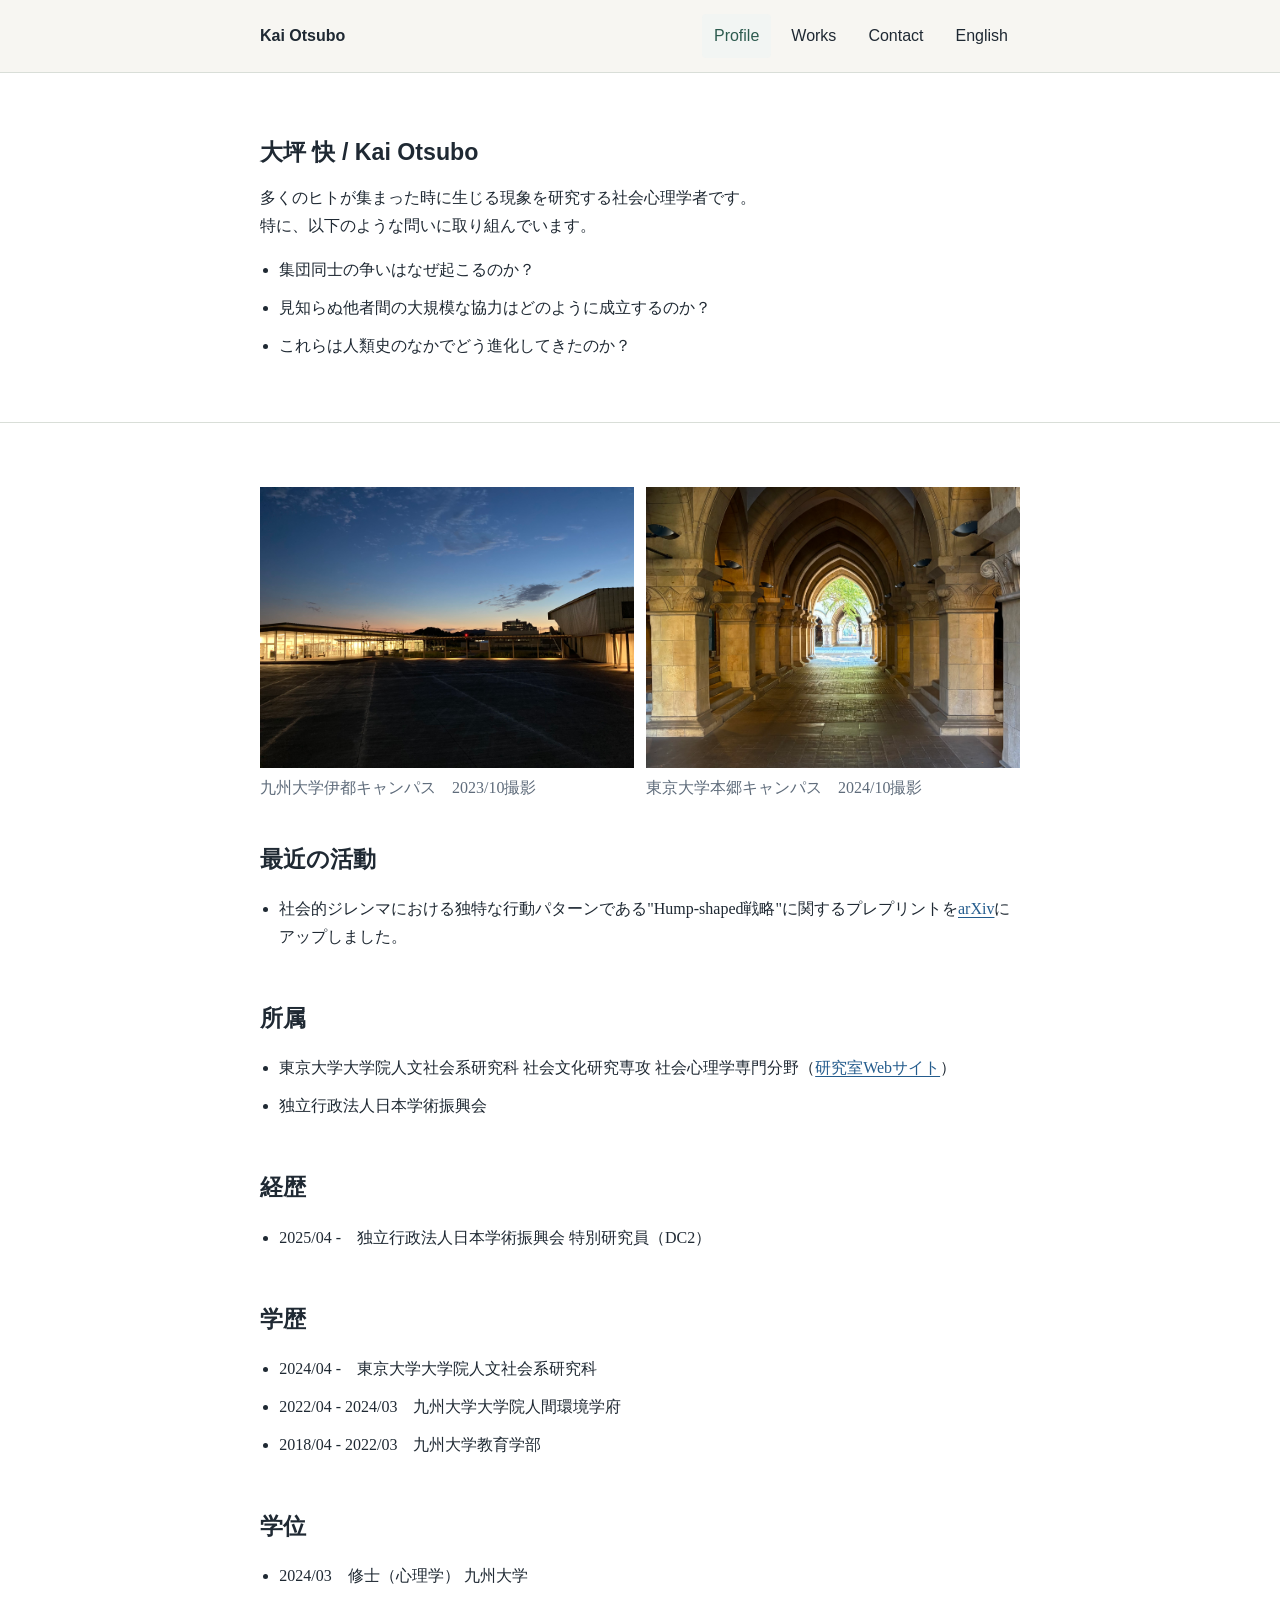
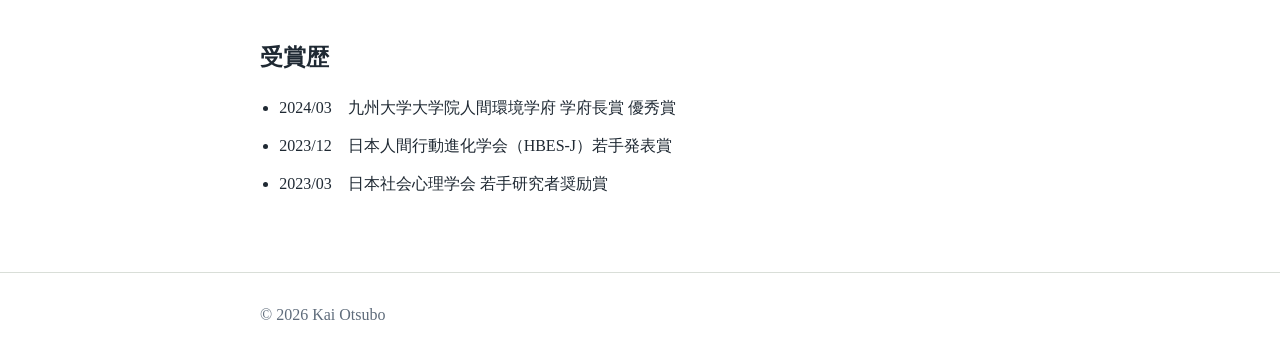
<file: index.html>
<!doctype html>
<html lang="ja">
  <head>
    <meta charset="utf-8">
    <meta name="viewport" content="width=device-width, initial-scale=1">
    <meta name="description" content="大坪 快 / Kai Otsubo の個人サイト">
    <title>Kai Otsubo</title>
    <link rel="stylesheet" href="styles.css">
  </head>
  <body>
    <header class="site-header">
      <div class="container header-inner">
        <a class="site-title" href="index.html">
          <span class="name-ja">Kai Otsubo</span>
        </a>
        <button class="nav-toggle" type="button" aria-label="メニューを開く" aria-expanded="false">
          <span></span>
          <span></span>
          <span></span>
        </button>
        <nav class="site-nav" aria-label="Main navigation">
          <a href="index.html" aria-current="page">Profile</a>
          <a href="works.html">Works</a>
          <a href="contact.html">Contact</a>
          <a href="english.html">English</a>
        </nav>
      </div>
    </header>

    <main>
      <section class="hero">
        <div class="container profile-hero">
          <div class="profile-intro">
            <h1>大坪 快 / Kai Otsubo</h1>
            <p>
              多くのヒトが集まった時に生じる現象を研究する社会心理学者です。<br>
              特に、以下のような問いに取り組んでいます。
            </p>
            <ul class="plain-list">
              <li>集団同士の争いはなぜ起こるのか？</li>
              <li>見知らぬ他者間の大規模な協力はどのように成立するのか？</li>
              <li>これらは人類史のなかでどう進化してきたのか？</li>
            </ul>
          </div>
        </div>
      </section>

      <section class="section">
        <div class="container profile-sections">
          <div class="campus-gallery" aria-label="キャンパス写真">
            <figure>
              <img src="images/IMG_4349.jpeg" alt="九州大学伊都キャンパス">
              <figcaption>九州大学伊都キャンパス　2023/10撮影</figcaption>
            </figure>
            <figure>
              <img src="images/IMG_5700.jpeg" alt="東京大学本郷キャンパス">
              <figcaption>東京大学本郷キャンパス　2024/10撮影</figcaption>
            </figure>
          </div>

          <section>
            <h2>最近の活動</h2>
            <ul class="plain-list">
              <li>社会的ジレンマにおける独特な行動パターンである"Hump-shaped戦略"に関するプレプリントを<a href="https://arxiv.org/abs/2604.23293" target="_blank" rel="noopener">arXiv</a>にアップしました。</li>
            </ul>
          </section>

          <section>
            <h2>所属</h2>
            <ul class="plain-list">
              <li>東京大学大学院人文社会系研究科 社会文化研究専攻 社会心理学専門分野（<a href="https://www.utokyo-socpsy.com/index.html" target="_blank" rel="noopener">研究室Webサイト</a>）</li>
              <li>独立行政法人日本学術振興会</li>
            </ul>
          </section>

          <section>
            <h2>経歴</h2>
            <ul class="plain-list">
              <li>2025/04 -　独立行政法人日本学術振興会 特別研究員（DC2）</li>
            </ul>
          </section>

          <section>
            <h2>学歴</h2>
            <ul class="plain-list">
              <li>2024/04 -　東京大学大学院人文社会系研究科</li>
              <li>2022/04 - 2024/03　九州大学大学院人間環境学府</li>
              <li>2018/04 - 2022/03　九州大学教育学部</li>
            </ul>
          </section>

          <section>
            <h2>学位</h2>
            <ul class="plain-list">
              <li>2024/03　修士（心理学） 九州大学</li>
            </ul>
          </section>

          <section>
            <h2>受賞歴</h2>
            <ul class="plain-list">
              <li>2024/03　九州大学大学院人間環境学府 学府長賞 優秀賞</li>
              <li>2023/12　日本人間行動進化学会（HBES-J）若手発表賞</li>
              <li>2023/03　日本社会心理学会 若手研究者奨励賞</li>
            </ul>
          </section>
        </div>
      </section>
    </main>

    <footer class="site-footer">
      <div class="container footer-inner">
        <p>&copy; <span id="current-year"></span> Kai Otsubo</p>
      </div>
    </footer>

    <script src="script.js"></script>
  </body>
</html>
</file>
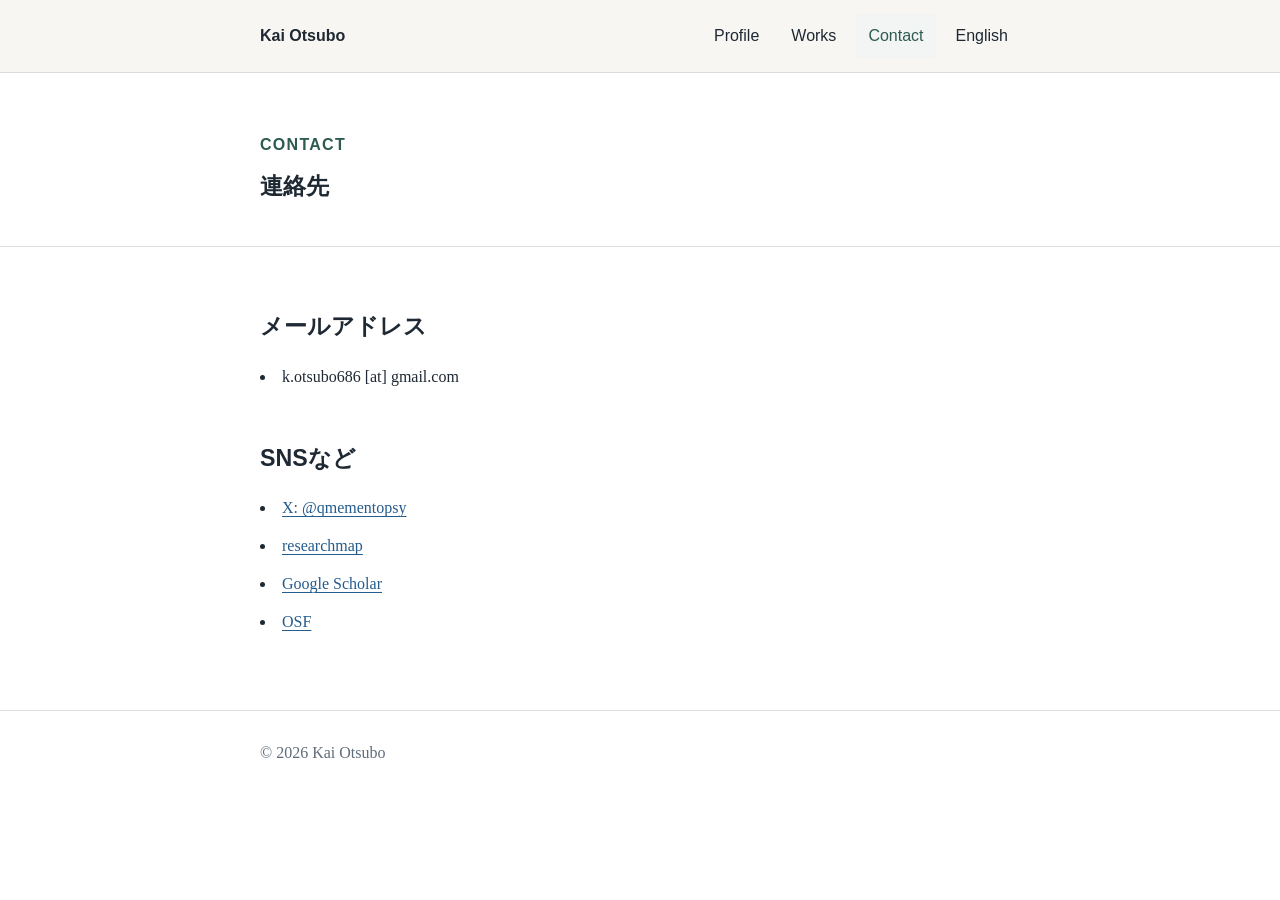
<file: contact.html>
<!doctype html>
<html lang="ja">
  <head>
    <meta charset="utf-8">
    <meta name="viewport" content="width=device-width, initial-scale=1">
    <meta name="description" content="連絡先と関連リンク">
    <title>Contact | 大坪 快 / Kai Otsubo</title>
    <link rel="stylesheet" href="styles.css">
  </head>
  <body>
    <header class="site-header">
      <div class="container header-inner">
        <a class="site-title" href="index.html">
          <span class="name-ja">Kai Otsubo</span>
        </a>
        <button class="nav-toggle" type="button" aria-label="メニューを開く" aria-expanded="false">
          <span></span>
          <span></span>
          <span></span>
        </button>
        <nav class="site-nav" aria-label="Main navigation">
          <a href="index.html">Profile</a>
          <a href="works.html">Works</a>
          <a href="contact.html" aria-current="page">Contact</a>
          <a href="english.html">English</a>
        </nav>
      </div>
    </header>

    <main>
      <section class="page-title">
        <div class="container">
          <p class="eyebrow contact-title-label">Contact</p>
          <h1>連絡先</h1>
        </div>
      </section>

      <section class="section">
        <div class="container contact-sections">
          <section>
            <h2>メールアドレス</h2>
            <ul class="plain-list">
              <li>k.otsubo686 [at] gmail.com</li>
            </ul>
          </section>
          <section>
            <h2>SNSなど</h2>
            <ul class="link-list">
              <li><a href="https://twitter.com/qmementopsy" target="_blank" rel="noopener">X: @qmementopsy</a></li>
              <li><a href="https://researchmap.jp/kotsubo" target="_blank" rel="noopener">researchmap</a></li>
              <li><a href="https://scholar.google.com/citations?hl=en&user=oe5CDmsAAAAJ" target="_blank" rel="noopener">Google Scholar</a></li>
              <li><a href="https://osf.io/tdf6a" target="_blank" rel="noopener">OSF</a></li>
            </ul>
          </section>
        </div>
      </section>
    </main>

    <footer class="site-footer">
      <div class="container footer-inner">
        <p>&copy; <span id="current-year"></span> Kai Otsubo</p>
      </div>
    </footer>

    <script src="script.js"></script>
  </body>
</html>
</file>
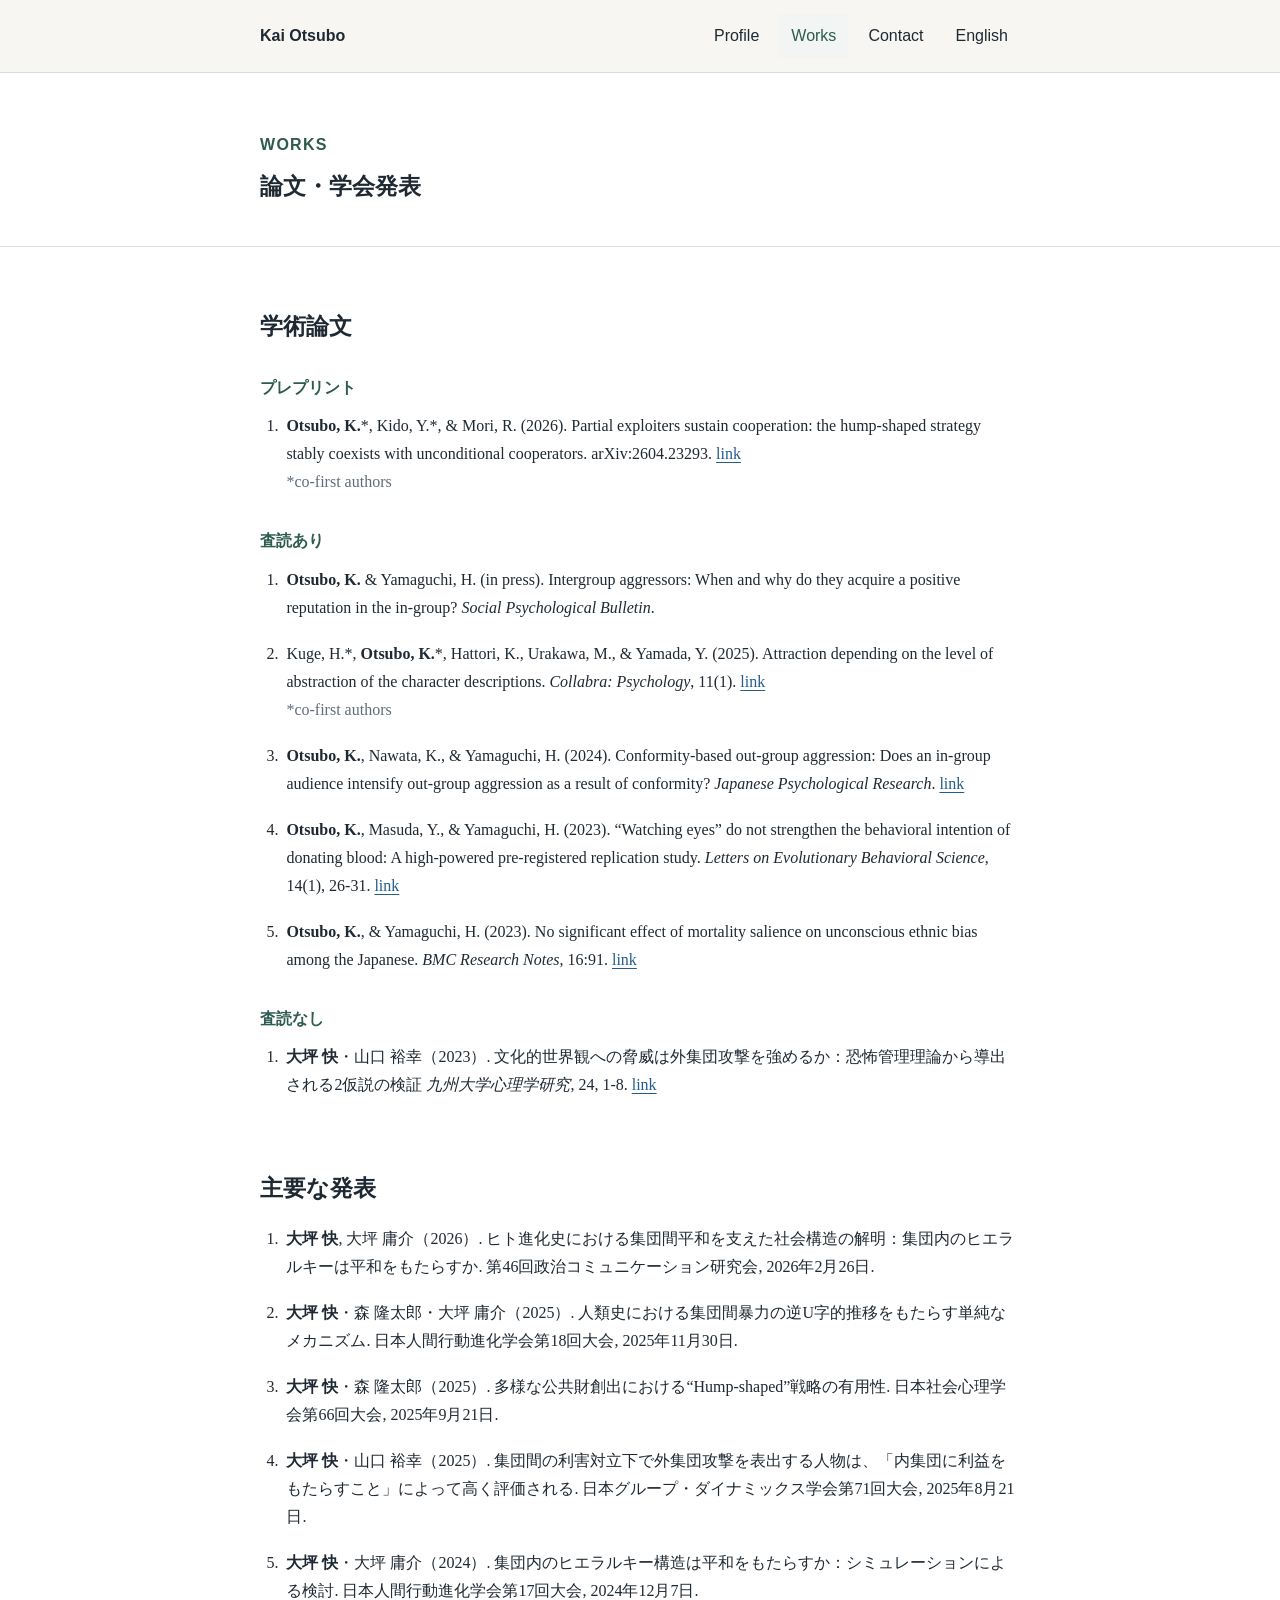
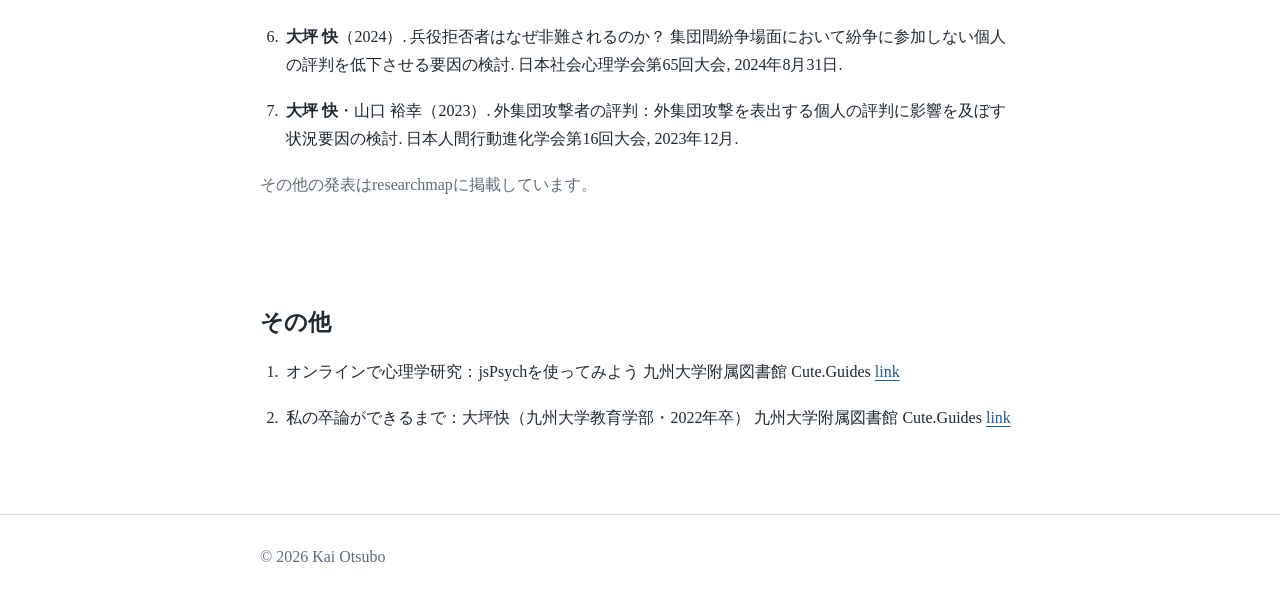
<file: works.html>
<!doctype html>
<html lang="ja">
  <head>
    <meta charset="utf-8">
    <meta name="viewport" content="width=device-width, initial-scale=1">
    <meta name="description" content="論文・学会発表リスト">
    <title>Works | 大坪 快 / Kai Otsubo</title>
    <link rel="stylesheet" href="styles.css">
  </head>
  <body class="works-page">
    <header class="site-header">
      <div class="container header-inner">
        <a class="site-title" href="index.html">
          <span class="name-ja">Kai Otsubo</span>
        </a>
        <button class="nav-toggle" type="button" aria-label="メニューを開く" aria-expanded="false">
          <span></span>
          <span></span>
          <span></span>
        </button>
        <nav class="site-nav" aria-label="Main navigation">
          <a href="index.html">Profile</a>
          <a href="works.html" aria-current="page">Works</a>
          <a href="contact.html">Contact</a>
          <a href="english.html">English</a>
        </nav>
      </div>
    </header>

    <main>
      <section class="page-title">
        <div class="container">
          <p class="eyebrow works-title-label">Works</p>
          <h1>論文・学会発表</h1>
        </div>
      </section>

      <section class="section works-publications">
        <div class="container">
          <h2>学術論文</h2>
          <h3 class="subheading">プレプリント</h3>
          <ol class="publication-list">
            <li>
              <p><strong>Otsubo, K.</strong>*, Kido, Y.*, &amp; Mori, R. (2026). Partial exploiters sustain cooperation: the hump-shaped strategy stably coexists with unconditional cooperators. arXiv:2604.23293. <a href="https://arxiv.org/abs/2604.23293" target="_blank" rel="noopener">link</a></p>
              <p class="note">*co-first authors</p>
            </li>
          </ol>

          <h3 class="subheading">査読あり</h3>
          <ol class="publication-list">
            <li>
              <p><strong>Otsubo, K.</strong> &amp; Yamaguchi, H. (in press). Intergroup aggressors: When and why do they acquire a positive reputation in the in-group? <cite>Social Psychological Bulletin</cite>.</p>
            </li>
            <li>
              <p>Kuge, H.*, <strong>Otsubo, K.</strong>*, Hattori, K., Urakawa, M., &amp; Yamada, Y. (2025). Attraction depending on the level of abstraction of the character descriptions. <cite>Collabra: Psychology</cite>, 11(1). <a href="https://doi.org/10.1525/collabra.147282" target="_blank" rel="noopener">link</a></p>
              <p class="note">*co-first authors</p>
            </li>
            <li>
              <p><strong>Otsubo, K.</strong>, Nawata, K., &amp; Yamaguchi, H. (2024). Conformity-based out-group aggression: Does an in-group audience intensify out-group aggression as a result of conformity? <cite>Japanese Psychological Research</cite>. <a href="https://doi.org/10.1111/jpr.12554" target="_blank" rel="noopener">link</a></p>
            </li>
            <li>
              <p><strong>Otsubo, K.</strong>, Masuda, Y., &amp; Yamaguchi, H. (2023). “Watching eyes” do not strengthen the behavioral intention of donating blood: A high-powered pre-registered replication study. <cite>Letters on Evolutionary Behavioral Science</cite>, 14(1), 26-31. <a href="https://doi.org/10.5178/lebs.2023.105" target="_blank" rel="noopener">link</a></p>
            </li>
            <li>
              <p><strong>Otsubo, K.</strong>, &amp; Yamaguchi, H. (2023). No significant effect of mortality salience on unconscious ethnic bias among the Japanese. <cite>BMC Research Notes</cite>, 16:91. <a href="https://doi.org/10.1186/s13104-023-06360-9" target="_blank" rel="noopener">link</a></p>
            </li>
          </ol>

          <h3 class="subheading">査読なし</h3>
          <ol class="publication-list">
            <li>
              <p><strong>大坪 快</strong>・山口 裕幸（2023）. 文化的世界観への脅威は外集団攻撃を強めるか：恐怖管理理論から導出される2仮説の検証 <cite>九州大学心理学研究</cite>, 24, 1-8. <a href="https://doi.org/10.15017/6770657" target="_blank" rel="noopener">link</a></p>
            </li>
          </ol>
        </div>
      </section>

      <section class="section works-presentations">
        <div class="container">
          <h2>主要な発表</h2>
          <ol class="publication-list">
            <li>
              <p><strong>大坪 快</strong>, 大坪 庸介（2026）. ヒト進化史における集団間平和を支えた社会構造の解明：集団内のヒエラルキーは平和をもたらすか. 第46回政治コミュニケーション研究会, 2026年2月26日.</p>
            </li>
            <li>
              <p><strong>大坪 快</strong>・森 隆太郎・大坪 庸介（2025）. 人類史における集団間暴力の逆U字的推移をもたらす単純なメカニズム. 日本人間行動進化学会第18回大会, 2025年11月30日.</p>
            </li>
            <li>
              <p><strong>大坪 快</strong>・森 隆太郎（2025）. 多様な公共財創出における“Hump-shaped”戦略の有用性. 日本社会心理学会第66回大会, 2025年9月21日.</p>
            </li>
            <li>
              <p><strong>大坪 快</strong>・山口 裕幸（2025）. 集団間の利害対立下で外集団攻撃を表出する人物は、「内集団に利益をもたらすこと」によって高く評価される. 日本グループ・ダイナミックス学会第71回大会, 2025年8月21日.</p>
            </li>
            <li>
              <p><strong>大坪 快</strong>・大坪 庸介（2024）. 集団内のヒエラルキー構造は平和をもたらすか：シミュレーションによる検討. 日本人間行動進化学会第17回大会, 2024年12月7日.</p>
            </li>
            <li>
              <p><strong>大坪 快</strong>（2024）. 兵役拒否者はなぜ非難されるのか？ 集団間紛争場面において紛争に参加しない個人の評判を低下させる要因の検討. 日本社会心理学会第65回大会, 2024年8月31日.</p>
            </li>
            <li>
              <p><strong>大坪 快</strong>・山口 裕幸（2023）. 外集団攻撃者の評判：外集団攻撃を表出する個人の評判に影響を及ぼす状況要因の検討. 日本人間行動進化学会第16回大会, 2023年12月.</p>
            </li>
          </ol>
          <p class="source-note">その他の発表はresearchmapに掲載しています。</p>
        </div>
      </section>

      <section class="section works-other">
        <div class="container">
          <h2>その他</h2>
          <ol class="publication-list">
            <li>
              <p>オンラインで心理学研究：jsPsychを使ってみよう 九州大学附属図書館 Cute.Guides <a href="https://guides.lib.kyushu-u.ac.jp/online-psychological-experiment" target="_blank" rel="noopener">link</a></p>
            </li>
            <li>
              <p>私の卒論ができるまで：大坪快（九州大学教育学部・2022年卒） 九州大学附属図書館 Cute.Guides <a href="https://guides.lib.kyushu-u.ac.jp/graduation-thesis-2022-otsubo" target="_blank" rel="noopener">link</a></p>
            </li>
          </ol>
        </div>
      </section>
    </main>

    <footer class="site-footer">
      <div class="container footer-inner">
        <p>&copy; <span id="current-year"></span> Kai Otsubo</p>
      </div>
    </footer>

    <script src="script.js"></script>
  </body>
</html>
</file>
<file: styles.css>
:root {
  --bg: #ffffff;
  --paper: #ffffff;
  --ink: #1f2933;
  --muted: #5f6c7b;
  --line: #d9ded8;
  --accent: #2d5b4f;
  --accent-light: #f2f5f3;
  --link: #245c8d;
  --max-width: 760px;
  --body-size: 16px;
  --heading-size: 1.45rem;
}

* {
  box-sizing: border-box;
}

html {
  overflow-y: scroll;
}

body {
  margin: 0;
  color: var(--ink);
  background: var(--bg);
  font-family: "Times New Roman", "Hiragino Kaku Gothic ProN", "Yu Gothic", "Noto Sans JP", Meiryo, serif;
  font-size: var(--body-size);
  line-height: 1.75;
}

html[lang="en"] body {
  font-family: "Times New Roman", Times, serif;
}

a {
  color: var(--link);
  text-decoration-thickness: 1px;
  text-underline-offset: 0.18em;
}

a:hover {
  color: var(--accent);
}

.container {
  width: min(100% - 40px, var(--max-width));
  margin-inline: auto;
}

.site-header {
  position: sticky;
  top: 0;
  z-index: 10;
  border-bottom: 1px solid var(--line);
  background: rgba(247, 246, 242, 0.94);
  backdrop-filter: blur(10px);
}

.header-inner {
  display: flex;
  min-height: 72px;
  align-items: center;
  justify-content: space-between;
  gap: 24px;
}

.site-title {
  display: inline-flex;
  flex-direction: column;
  color: var(--ink);
  text-decoration: none;
  line-height: 1.2;
}

.name-ja {
  font-family: Arial, Helvetica, sans-serif;
  font-size: var(--body-size);
  font-weight: 700;
}

.name-en {
  color: var(--muted);
  font-size: var(--body-size);
}

.site-nav {
  display: flex;
  align-items: center;
  gap: 8px;
}

.site-nav a {
  border-radius: 4px;
  color: var(--ink);
  font-family: Arial, Helvetica, sans-serif;
  padding: 8px 12px;
  text-decoration: none;
}

.site-nav a:hover,
.site-nav a[aria-current="page"] {
  background: var(--accent-light);
  color: var(--accent);
}

.nav-toggle {
  display: none;
  width: 42px;
  height: 42px;
  border: 1px solid var(--line);
  border-radius: 4px;
  background: var(--paper);
  padding: 9px;
}

.nav-toggle span {
  display: block;
  width: 100%;
  height: 2px;
  margin: 5px 0;
  background: var(--ink);
}

.hero {
  border-bottom: 1px solid var(--line);
  padding: 64px 0 52px;
  background: var(--paper);
}

.hero-grid,
.profile-hero {
  display: grid;
  grid-template-columns: 1fr;
  gap: 28px;
}

.profile-hero {
  grid-template-columns: 1fr;
}

.english-profile-hero {
  grid-template-columns: 190px minmax(0, 1fr);
  align-items: center;
}

.profile-photo {
  width: 170px;
  aspect-ratio: 1;
  margin: 0;
}

.profile-photo img {
  display: block;
  width: 100%;
  height: 100%;
  object-fit: cover;
}

.profile-intro {
  padding-left: 0;
}

.eyebrow {
  margin: 0 0 12px;
  color: var(--accent);
  font-weight: 700;
  letter-spacing: 0.08em;
  text-transform: uppercase;
}

.works-title-label,
.contact-title-label {
  font-family: Arial, Helvetica, sans-serif;
}

.works-page main h1,
.works-page main h2,
.works-page main h3 {
  font-family: "Times New Roman", "Hiragino Kaku Gothic ProN", "Yu Gothic", "Noto Sans JP", Meiryo, serif;
}

h1,
h2,
h3 {
  margin: 0;
  line-height: 1.35;
  font-family: Arial, Helvetica, "Hiragino Kaku Gothic ProN", "Yu Gothic", "Noto Sans JP", Meiryo, sans-serif;
  font-weight: 600;
}

html[lang="en"] h1,
html[lang="en"] h2,
html[lang="en"] h3,
html[lang="en"] .name-ja,
html[lang="en"] .name-en {
  font-family: Arial, Helvetica, sans-serif;
}

h1 {
  font-size: var(--heading-size);
}

h2 {
  margin-bottom: 20px;
  font-size: var(--heading-size);
}

h3 {
  margin: 34px 0 14px;
  color: var(--accent);
  font-size: var(--heading-size);
}

.subheading {
  font-size: var(--body-size);
}

.lead {
  max-width: 680px;
  margin: 22px 0 0;
  color: var(--muted);
}

.tag-list {
  display: flex;
  flex-wrap: wrap;
  gap: 10px;
  margin-top: 28px;
}

.tag-list span {
  border: 1px solid var(--line);
  border-radius: 4px;
  background: var(--paper);
  padding: 5px 10px;
  color: var(--muted);
}

.profile-note {
  border-left: 2px solid var(--line);
  padding-left: 18px;
  color: var(--muted);
}

.profile-note p {
  margin: 0 0 12px;
}

.section {
  padding: 64px 0;
}

.works-publications {
  padding-bottom: 28px;
}

.english-publications {
  padding-top: 28px;
  padding-bottom: 28px;
}

.english-contact {
  padding-top: 28px;
}

.works-presentations,
.works-other {
  padding-top: 28px;
}

.profile-sections {
  display: grid;
  gap: 42px;
}

.contact-sections {
  display: grid;
  gap: 42px;
}

.contact-sections .plain-list,
.contact-sections .link-list {
  padding-left: 0;
  list-style-position: inside;
}

.campus-gallery {
  display: grid;
  grid-template-columns: repeat(2, minmax(0, 1fr));
  gap: 12px;
}

.campus-gallery figure {
  margin: 0;
}

.campus-gallery img {
  display: block;
  width: 100%;
  aspect-ratio: 4 / 3;
  object-fit: cover;
}

.campus-gallery figcaption {
  margin-top: 6px;
  color: var(--muted);
}

.section-muted {
  background: var(--paper);
}

.two-column,
.contact-grid {
  display: grid;
  grid-template-columns: 1fr;
  gap: 44px;
}

.plain-list,
.link-list {
  margin: 0;
  padding-left: 1.2em;
}

.plain-list li,
.link-list li {
  margin-bottom: 10px;
}

.timeline {
  margin: 0;
}

.timeline div {
  display: grid;
  grid-template-columns: 150px minmax(0, 1fr);
  gap: 20px;
  padding: 16px 0;
}

.timeline div:first-child {
  padding-top: 0;
}

.timeline dt {
  color: var(--accent);
  font-weight: 700;
}

.timeline dd {
  margin: 0;
}

.page-title {
  border-bottom: 1px solid var(--line);
  padding: 58px 0 44px;
  background: var(--paper);
}

.publication-list {
  margin: 0;
  padding-left: 1.4em;
}

.publication-list,
.publication-list cite,
.note,
.source-note {
  font-family: "Times New Roman", "Hiragino Kaku Gothic ProN", "Yu Gothic", "Noto Sans JP", Meiryo, serif;
}

.publication-list li {
  margin-bottom: 18px;
  padding-left: 4px;
}

.publication-list p {
  margin: 0;
}

.note,
.source-note {
  color: var(--muted);
}

.contact-mail {
  font-size: var(--body-size);
}

.site-footer {
  border-top: 1px solid var(--line);
  padding: 28px 0;
  background: var(--paper);
  color: var(--muted);
}

.footer-inner {
  display: flex;
  justify-content: space-between;
  gap: 24px;
}

.footer-inner p {
  margin: 0;
}

@media (max-width: 760px) {
  .container {
    width: min(100% - 28px, var(--max-width));
  }

  .header-inner {
    min-height: 64px;
  }

  .nav-toggle {
    display: inline-block;
  }

  .site-nav {
    position: absolute;
    top: 64px;
    right: 14px;
    left: 14px;
    display: none;
    flex-direction: column;
    align-items: stretch;
    border: 1px solid var(--line);
    border-radius: 6px;
    background: var(--paper);
    padding: 8px;
    box-shadow: 0 16px 32px rgba(31, 41, 51, 0.12);
  }

  .site-nav.is-open {
    display: flex;
  }

  .site-nav a {
    padding: 11px 12px;
  }

  .hero {
    padding: 56px 0 48px;
  }

  .hero-grid,
  .profile-hero,
  .two-column,
  .contact-grid {
    grid-template-columns: 1fr;
    gap: 32px;
  }

  .profile-intro {
    padding-left: 0;
  }

  .profile-photo {
    width: 170px;
  }

  .section {
    padding: 48px 0;
  }

  .campus-gallery {
    grid-template-columns: 1fr;
  }

  .timeline div {
    grid-template-columns: 1fr;
    gap: 4px;
  }

  .footer-inner {
    flex-direction: column;
    gap: 8px;
  }
}
</file>
